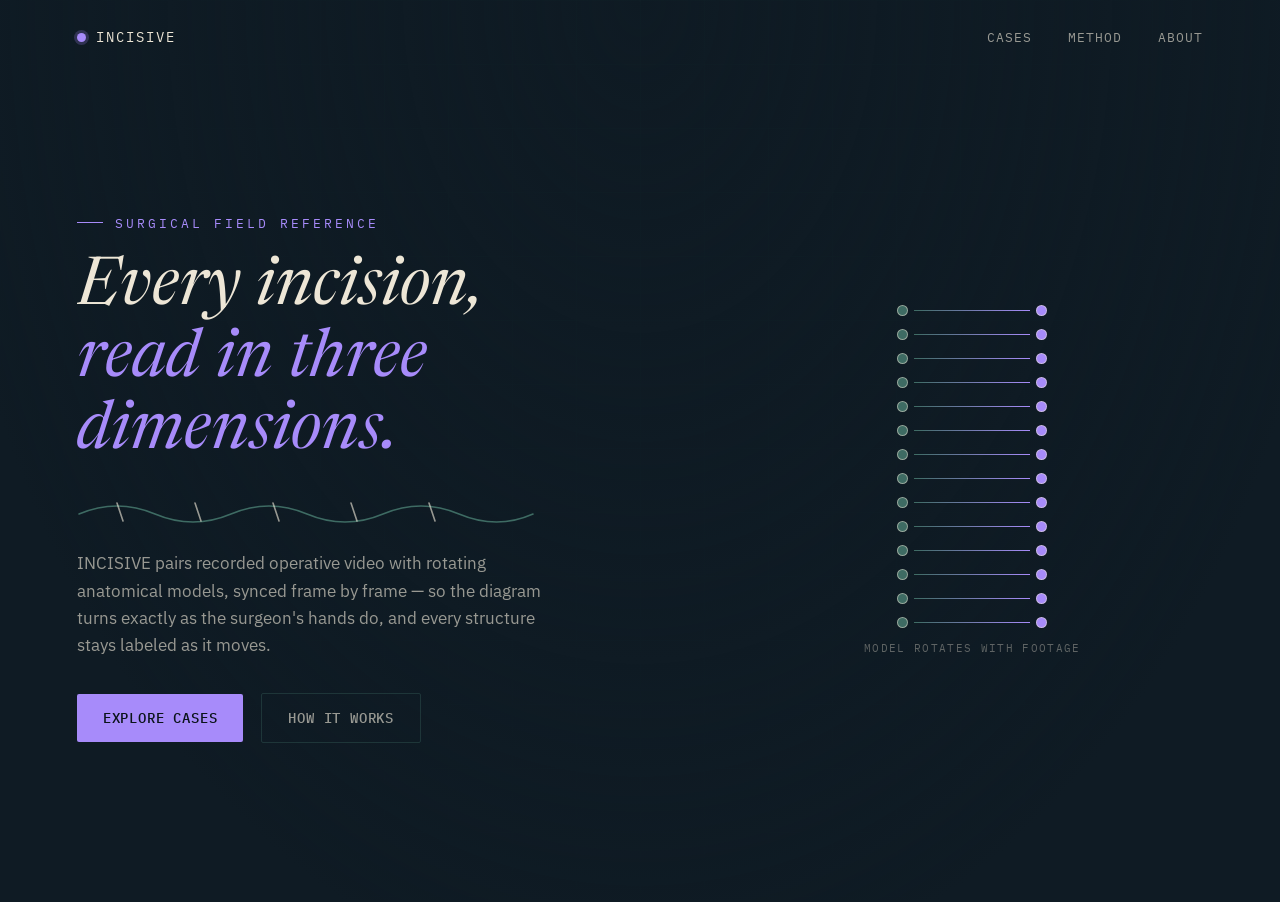
<file: index.html>
<!DOCTYPE html>
<html lang="en">
<head>
<meta charset="UTF-8">
<meta name="viewport" content="width=device-width, initial-scale=1.0">
<title>INCISIVE — Surgical Field Reference</title>
<link rel="preconnect" href="https://fonts.googleapis.com">
<link rel="preconnect" href="https://fonts.gstatic.com" crossorigin>
<link href="https://fonts.googleapis.com/css2?family=Newsreader:ital,wght@0,400;0,500;1,400;1,500;1,600&family=IBM+Plex+Sans:wght@400;500;600&family=IBM+Plex+Mono:wght@400;500&display=swap" rel="stylesheet">
<link rel="stylesheet" href="style.css">
</head>
<body>

  <nav>
    <a href="index.html" class="brand"><span class="brand-mark"></span>INCISIVE</a>
    <div class="nav-links">
      <a href="cases.html">Cases</a>
      <a href="#">Method</a>
      <a href="#">About</a>
    </div>
  </nav>

  <section class="hero">
    <div>
      <div class="eyebrow">Surgical field reference</div>
      <h1>
        <span class="line"><span>Every incision,</span></span>
        <span class="line"><span>read in three dimensions.</span></span>
      </h1>

      <div class="suture-wrap">
        <svg viewBox="0 0 460 34" fill="none">
          <path class="suture-path" d="M2 20 Q 40 4, 78 20 T 154 20 T 230 20 T 306 20 T 382 20 T 456 20"
                stroke="var(--teal)" stroke-width="1.6" stroke-linecap="round"/>
          <g stroke="var(--bone-dim)" stroke-width="1.6" stroke-linecap="round">
            <line class="stitch" x1="40" y1="9" x2="46" y2="27"/>
            <line class="stitch" x1="118" y1="9" x2="124" y2="27"/>
            <line class="stitch" x1="196" y1="9" x2="202" y2="27"/>
            <line class="stitch" x1="274" y1="9" x2="280" y2="27"/>
            <line class="stitch" x1="352" y1="9" x2="358" y2="27"/>
          </g>
        </svg>
      </div>

      <p class="sub">INCISIVE pairs recorded operative video with rotating anatomical models, synced frame by frame — so the diagram turns exactly as the surgeon's hands do, and every structure stays labeled as it moves.</p>

      <div class="cta-row">
        <a href="cases.html" class="btn">Explore cases</a>
        <button class="btn btn-ghost">How it works</button>
      </div>
    </div>

    <div class="helix-stage">
      <div class="helix">
        <div class="rung" style="--i:0"><div class="node left"></div><div class="bar"></div><div class="node right"></div></div>
        <div class="rung" style="--i:1"><div class="node left"></div><div class="bar"></div><div class="node right"></div></div>
        <div class="rung" style="--i:2"><div class="node left"></div><div class="bar"></div><div class="node right"></div></div>
        <div class="rung" style="--i:3"><div class="node left"></div><div class="bar"></div><div class="node right"></div></div>
        <div class="rung" style="--i:4"><div class="node left"></div><div class="bar"></div><div class="node right"></div></div>
        <div class="rung" style="--i:5"><div class="node left"></div><div class="bar"></div><div class="node right"></div></div>
        <div class="rung" style="--i:6"><div class="node left"></div><div class="bar"></div><div class="node right"></div></div>
        <div class="rung" style="--i:7"><div class="node left"></div><div class="bar"></div><div class="node right"></div></div>
        <div class="rung" style="--i:8"><div class="node left"></div><div class="bar"></div><div class="node right"></div></div>
        <div class="rung" style="--i:9"><div class="node left"></div><div class="bar"></div><div class="node right"></div></div>
        <div class="rung" style="--i:10"><div class="node left"></div><div class="bar"></div><div class="node right"></div></div>
        <div class="rung" style="--i:11"><div class="node left"></div><div class="bar"></div><div class="node right"></div></div>
        <div class="rung" style="--i:12"><div class="node left"></div><div class="bar"></div><div class="node right"></div></div>
        <div class="rung" style="--i:13"><div class="node left"></div><div class="bar"></div><div class="node right"></div></div>
        <div class="helix-caption">model rotates with footage</div>
      </div>
    </div>
  </section>

  <div class="toast mono" id="toast"></div>

  <script src="script.js"></script>
</body>
</html>
</file>
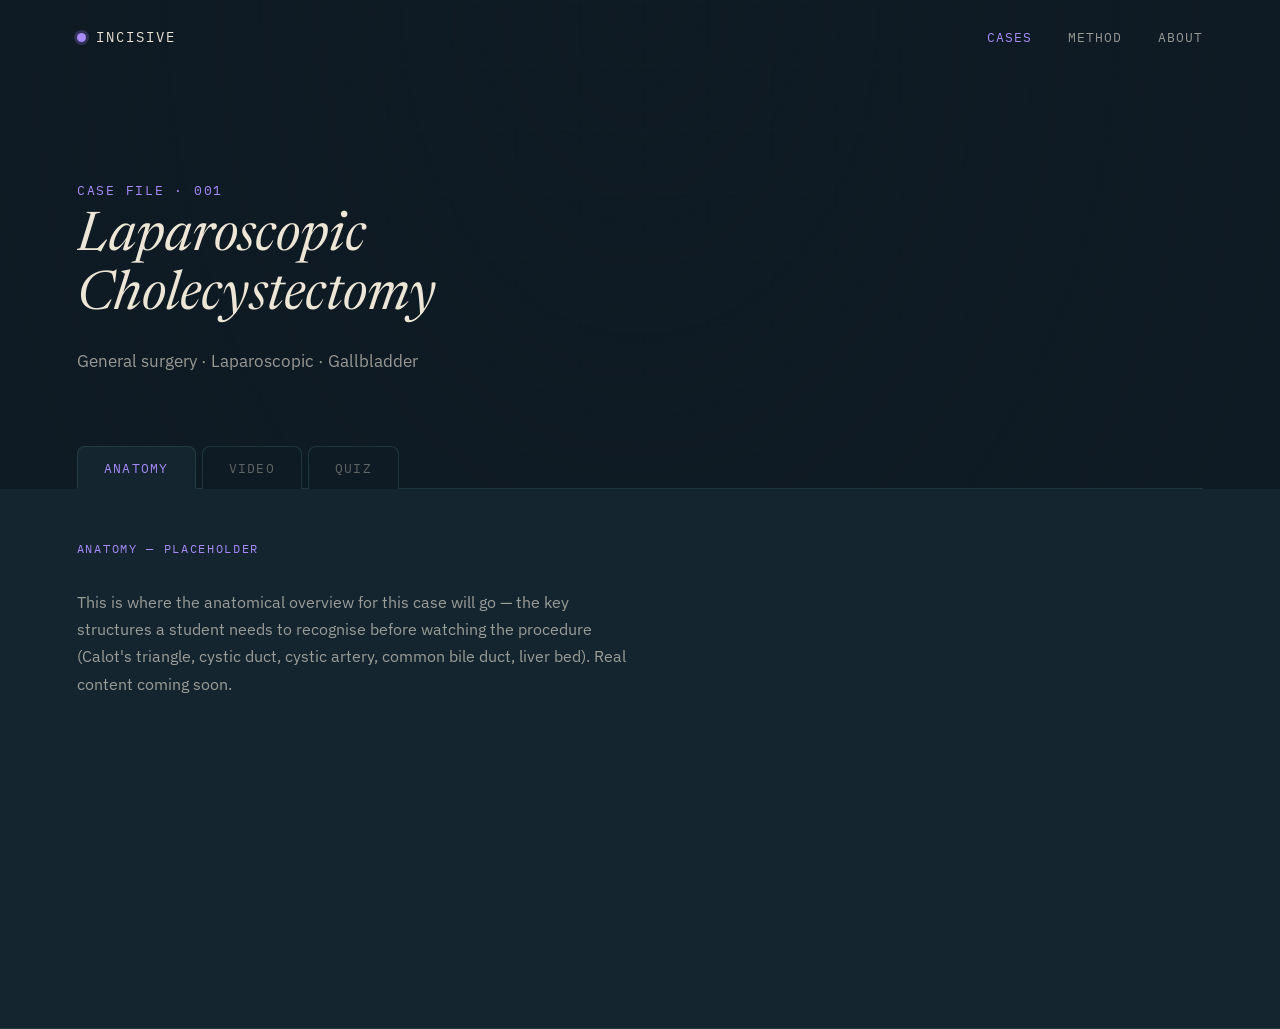
<file: Case 001.html>
<!DOCTYPE html>
<html lang="en">
<head>
<meta charset="UTF-8">
<meta name="viewport" content="width=device-width, initial-scale=1.0">
<title>Case 001 — Laparoscopic Cholecystectomy — INCISIVE</title>
<link rel="preconnect" href="https://fonts.googleapis.com">
<link rel="preconnect" href="https://fonts.gstatic.com" crossorigin>
<link href="https://fonts.googleapis.com/css2?family=Newsreader:ital,wght@0,400;0,500;1,400;1,500;1,600&family=IBM+Plex+Sans:wght@400;500;600&family=IBM+Plex+Mono:wght@400;500&display=swap" rel="stylesheet">
<link rel="stylesheet" href="style.css">
</head>
<body>

  <nav>
    <a href="index.html" class="brand"><span class="brand-mark"></span>INCISIVE</a>
    <div class="nav-links">
      <a href="cases.html" class="active">Cases</a>
      <a href="index.html#">Method</a>
      <a href="index.html#">About</a>
    </div>
  </nav>

  <div class="case-hero">
    <span class="case-id mono">Case file · 001</span>
    <h1>
      <span class="line"><span>Laparoscopic</span></span>
      <span class="line"><span>Cholecystectomy</span></span>
    </h1>
    <p class="sub">General surgery · Laparoscopic · Gallbladder</p>
  </div>

  <div class="tabs-wrap">
    <div class="file-tabs">
      <button class="file-tab active" data-tab="anatomy">Anatomy</button>
      <button class="file-tab" data-tab="video">Video</button>
      <button class="file-tab" data-tab="quiz">Quiz</button>
    </div>
  </div>

  <div class="tab-panels">

    <!-- ===================== ANATOMY ===================== -->
    <div class="tab-panel active" id="panel-anatomy">
      <div class="panel-placeholder">
        <span class="mono">Anatomy — placeholder</span>
        <p>This is where the anatomical overview for this case will go — the key structures a student needs to recognise before watching the procedure (Calot's triangle, cystic duct, cystic artery, common bile duct, liver bed). Real content coming soon.</p>
      </div>
    </div>

    <!-- ===================== VIDEO ===================== -->
    <div class="tab-panel" id="panel-video">

      <div class="step-row" id="stepRow">
        <!-- 9 step buttons generated by script.js below, but written out here for clarity -->
      </div>
      <div class="step-progress-track">
        <div class="step-progress-fill" id="progressFill"></div>
      </div>

      <div class="video-stage">
        <div class="model-pane">
          <div class="pane-label">3D model view<br>— coming soon —</div>
        </div>
        <div class="video-pane" id="videoPane">
          <!--
            Replace YOUTUBE_VIDEO_ID below (in the script at the bottom of this file)
            with your actual video's ID — it's the part of the URL after "v=".
            e.g. https://www.youtube.com/watch?v=dQw4w9WgXcQ  ->  dQw4w9WgXcQ
          -->
          <iframe id="ytFrame"
            src="https://www.youtube.com/watch?v=oWq-nAz_fwU"
            title="Procedure video"
            allow="accelerometer; autoplay; clipboard-write; encrypted-media; gyroscope; picture-in-picture"
            allowfullscreen></iframe>
        </div>
      </div>

      <div class="step-readout">
        <span class="step-num" id="stepNum">1</span>
        <p class="step-text" id="stepText"><strong>Placeholder text for step 1.</strong> This is where the description of what's happening at this stage of the procedure will go.</p>
      </div>
    </div>

    <!-- ===================== QUIZ ===================== -->
    <div class="tab-panel" id="panel-quiz">
      <div class="panel-placeholder">
        <span class="mono">Quiz — placeholder</span>
        <p>This is where checkpoint questions for this case will go — quick recall or "what happens next" prompts tied to each step. Real content coming soon.</p>
      </div>
    </div>

  </div>

  <div class="toast mono" id="toast"></div>

  <script src="script.js"></script>
  <script src="case-001.js"></script>
</body>
</html>
</file>
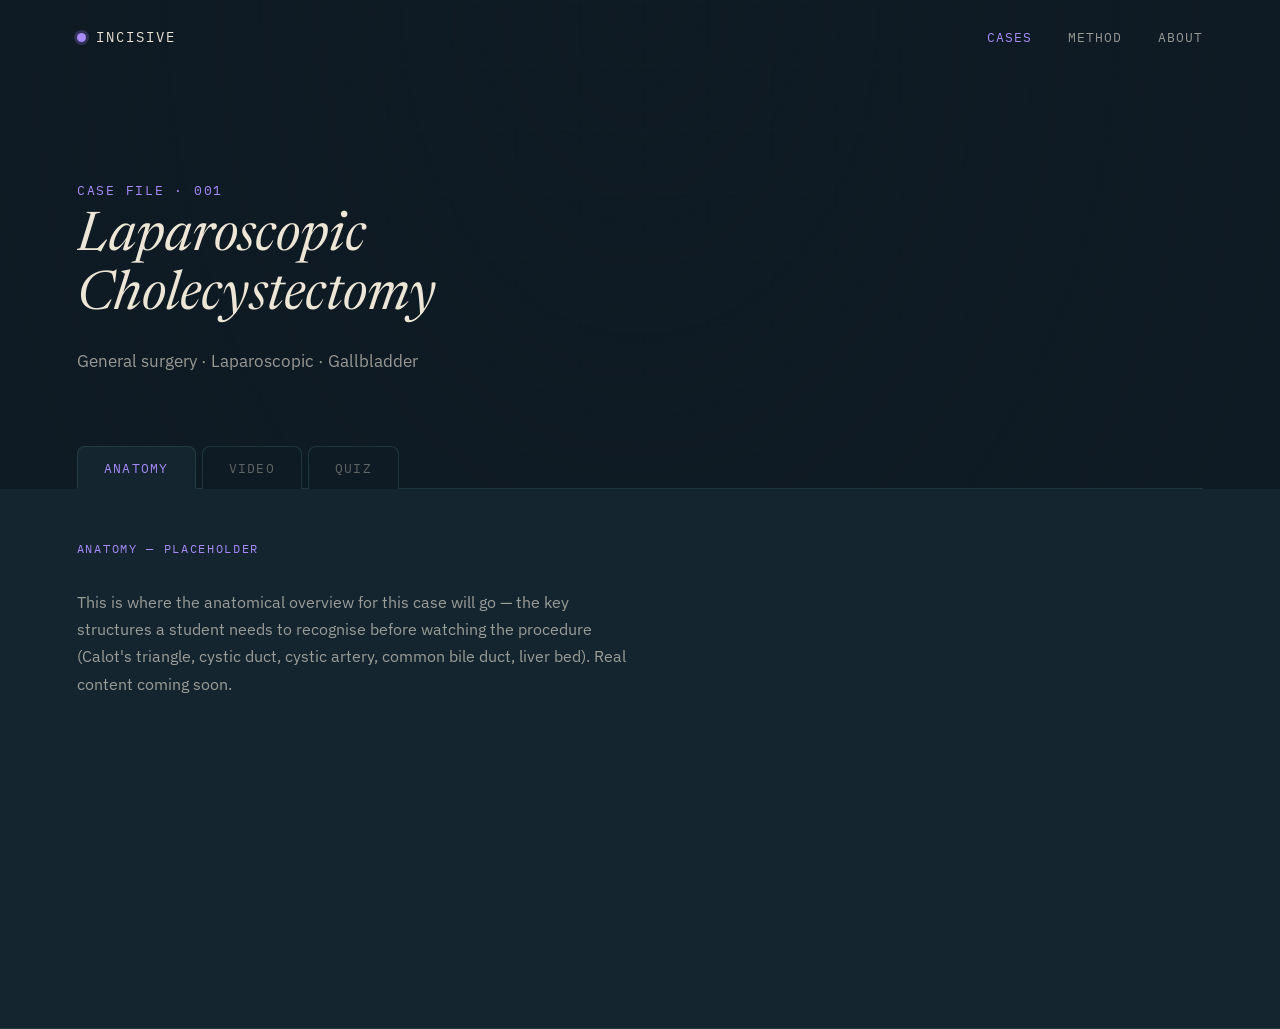
<file: case-001.html>
<!DOCTYPE html>
<html lang="en">
<head>
<meta charset="UTF-8">
<meta name="viewport" content="width=device-width, initial-scale=1.0">
<title>Case 001 — Laparoscopic Cholecystectomy — INCISIVE</title>
<link rel="preconnect" href="https://fonts.googleapis.com">
<link rel="preconnect" href="https://fonts.gstatic.com" crossorigin>
<link href="https://fonts.googleapis.com/css2?family=Newsreader:ital,wght@0,400;0,500;1,400;1,500;1,600&family=IBM+Plex+Sans:wght@400;500;600&family=IBM+Plex+Mono:wght@400;500&display=swap" rel="stylesheet">
<link rel="stylesheet" href="style.css">
</head>
<body>

  <nav>
    <a href="index.html" class="brand"><span class="brand-mark"></span>INCISIVE</a>
    <div class="nav-links">
      <a href="cases.html" class="active">Cases</a>
      <a href="index.html#">Method</a>
      <a href="index.html#">About</a>
    </div>
  </nav>

  <div class="case-hero">
    <span class="case-id mono">Case file · 001</span>
    <h1>
      <span class="line"><span>Laparoscopic</span></span>
      <span class="line"><span>Cholecystectomy</span></span>
    </h1>
    <p class="sub">General surgery · Laparoscopic · Gallbladder</p>
  </div>

  <div class="tabs-wrap">
    <div class="file-tabs">
      <button class="file-tab active" data-tab="anatomy">Anatomy</button>
      <button class="file-tab" data-tab="video">Video</button>
      <button class="file-tab" data-tab="quiz">Quiz</button>
    </div>
  </div>

  <div class="tab-panels">

    <!-- ===================== ANATOMY ===================== -->
    <div class="tab-panel active" id="panel-anatomy">
      <div class="panel-placeholder">
        <span class="mono">Anatomy — placeholder</span>
        <p>This is where the anatomical overview for this case will go — the key structures a student needs to recognise before watching the procedure (Calot's triangle, cystic duct, cystic artery, common bile duct, liver bed). Real content coming soon.</p>
      </div>
    </div>

    <!-- ===================== VIDEO ===================== -->
    <div class="tab-panel" id="panel-video">

      <div class="step-row" id="stepRow">
        <!-- 9 step buttons generated by script.js below, but written out here for clarity -->
      </div>
      <div class="step-progress-track">
        <div class="step-progress-fill" id="progressFill"></div>
      </div>

      <div class="video-stage">
        <div class="model-pane">
          <div class="pane-label">3D model view<br>— coming soon —</div>
        </div>
        <div class="video-pane" id="videoPane">
          <!--
            Replace YOUTUBE_VIDEO_ID below (in the script at the bottom of this file)
            with your actual video's ID — it's the part of the URL after "v=".
            e.g. https://www.youtube.com/watch?v=dQw4w9WgXcQ  ->  dQw4w9WgXcQ
          -->
            <iframe id="ytFrame" width="560"
              height="315" 
              src="https://www.youtube.com/embed/oWq-nAz_fwU?si=wf7leQsdGDk841r6&enablejsapi=1" title="YouTube video player"
              frameborder="0" 
              allow="accelerometer; autoplay; clipboard-write; encrypted-media; gyroscope; picture-in-picture; web-share" 
              referrerpolicy="strict-origin-when-cross-origin" allowfullscreen>
              </iframe>
        </div>
      </div>

      <div class="step-readout">
        <span class="step-num" id="stepNum">1</span>
        <p class="step-text" id="stepText"><strong>Placeholder text for step 1.</strong> This is where the description of what's happening at this stage of the procedure will go.</p>
      </div>
    </div>

    <!-- ===================== QUIZ ===================== -->
    <div class="tab-panel" id="panel-quiz">
      <div class="panel-placeholder">
        <span class="mono">Quiz — placeholder</span>
        <p>This is where checkpoint questions for this case will go — quick recall or "what happens next" prompts tied to each step. Real content coming soon.</p>
      </div>
    </div>

  </div>

  <div class="toast mono" id="toast"></div>

  <script src="script.js"></script>
  <script src="case-001.js"></script>
</body>
</html>
</file>
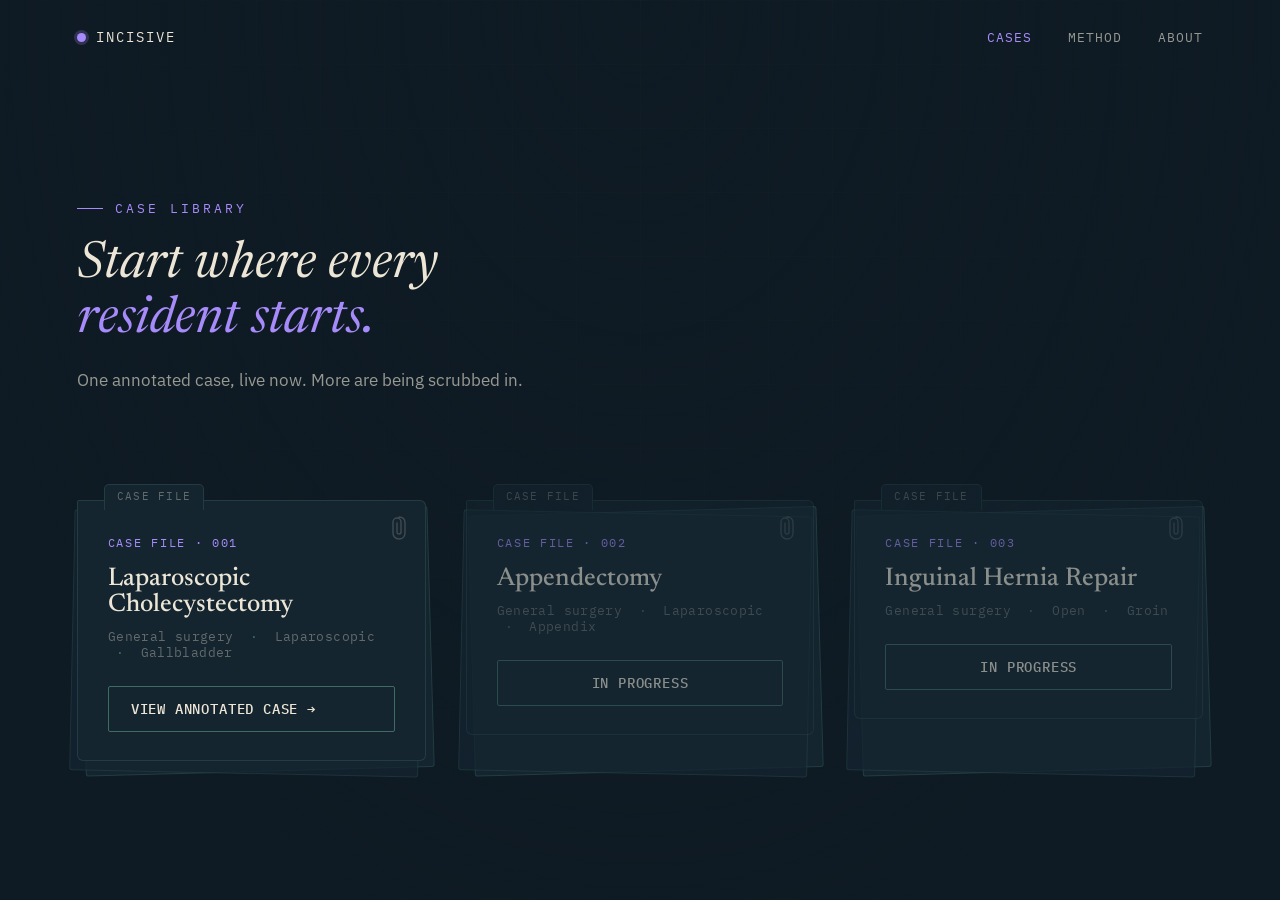
<file: cases.html>
<!DOCTYPE html>
<html lang="en">
<head>
<meta charset="UTF-8">
<meta name="viewport" content="width=device-width, initial-scale=1.0">
<title>Cases — INCISIVE</title>
<link rel="preconnect" href="https://fonts.googleapis.com">
<link rel="preconnect" href="https://fonts.gstatic.com" crossorigin>
<link href="https://fonts.googleapis.com/css2?family=Newsreader:ital,wght@0,400;0,500;1,400;1,500;1,600&family=IBM+Plex+Sans:wght@400;500;600&family=IBM+Plex+Mono:wght@400;500&display=swap" rel="stylesheet">
<link rel="stylesheet" href="style.css">
</head>
<body>

  <nav>
    <a href="index.html" class="brand"><span class="brand-mark"></span>INCISIVE</a>
    <div class="nav-links">
      <a href="cases.html" class="active">Cases</a>
      <a href="index.html#">Method</a>
      <a href="index.html#">About</a>
    </div>
  </nav>

  <div class="page-head">
    <div class="eyebrow">Case library</div>
    <h1>
      <span class="line"><span>Start where every</span></span>
      <span class="line"><span>resident starts.</span></span>
    </h1>
    <p class="sub">One annotated case, live now. More are being scrubbed in.</p>
  </div>

  <section id="cases">
    <div class="case-grid">

      <div class="case-file-wrap">
        <div class="case-file" data-tab="Case file">
          <svg class="paperclip" viewBox="0 0 16 26" fill="none">
            <path d="M8 2 C12 2 14 4.5 14 8 L14 18 C14 21.5 11.5 24 8 24 C4.5 24 2 21.5 2 18 L2 7 C2 4.8 3.8 3 6 3 C8.2 3 10 4.8 10 7 L10 17 C10 18.1 9.1 19 8 19 C6.9 19 6 18.1 6 17 L6 8"
              stroke="var(--bone-mute)" stroke-width="1.4" stroke-linecap="round"/>
          </svg>
          <span class="case-id mono">Case file · 001</span>
          <h3>Laparoscopic Cholecystectomy</h3>
          <p class="case-meta">General surgery <span class="dot">·</span> Laparoscopic <span class="dot">·</span> Gallbladder</p>
          <a href="case-001.html" class="btn">View annotated case →</a>
        </div>
      </div>

      <div class="case-file-wrap locked">
        <div class="case-file" data-tab="Case file">
          <svg class="paperclip" viewBox="0 0 16 26" fill="none">
            <path d="M8 2 C12 2 14 4.5 14 8 L14 18 C14 21.5 11.5 24 8 24 C4.5 24 2 21.5 2 18 L2 7 C2 4.8 3.8 3 6 3 C8.2 3 10 4.8 10 7 L10 17 C10 18.1 9.1 19 8 19 C6.9 19 6 18.1 6 17 L6 8"
              stroke="var(--bone-mute)" stroke-width="1.4" stroke-linecap="round"/>
          </svg>
          <span class="case-id mono">Case file · 002</span>
          <h3>Appendectomy</h3>
          <p class="case-meta">General surgery <span class="dot">·</span> Laparoscopic <span class="dot">·</span> Appendix</p>
          <button class="btn" data-toast="This case is still being scrubbed in — check back soon.">In progress</button>
        </div>
      </div>

      <div class="case-file-wrap locked">
        <div class="case-file" data-tab="Case file">
          <svg class="paperclip" viewBox="0 0 16 26" fill="none">
            <path d="M8 2 C12 2 14 4.5 14 8 L14 18 C14 21.5 11.5 24 8 24 C4.5 24 2 21.5 2 18 L2 7 C2 4.8 3.8 3 6 3 C8.2 3 10 4.8 10 7 L10 17 C10 18.1 9.1 19 8 19 C6.9 19 6 18.1 6 17 L6 8"
              stroke="var(--bone-mute)" stroke-width="1.4" stroke-linecap="round"/>
          </svg>
          <span class="case-id mono">Case file · 003</span>
          <h3>Inguinal Hernia Repair</h3>
          <p class="case-meta">General surgery <span class="dot">·</span> Open <span class="dot">·</span> Groin</p>
          <button class="btn" data-toast="This case is still being scrubbed in — check back soon.">In progress</button>
        </div>
      </div>

    </div>
  </section>

  <div class="toast mono" id="toast"></div>

  <script src="script.js"></script>
</body>
</html>
</file>
<file: style.css>
:root{
  --ink:      #0F1B24;
  --ink-deep: #0A1319;
  --panel:    #142530;
  --bone:     #EDE6D6;
  --bone-dim: rgba(237,230,214,0.62);
  --bone-mute:rgba(237,230,214,0.36);
  --teal:     #3E6B63;
  --teal-soft:rgba(62,107,99,0.35);
  --violet:   #A78BFA;
  --violet-deep: #6D4FC7;
  --violet-soft: rgba(167,139,250,0.22);
}

*{ box-sizing:border-box; }
html{ scroll-behavior:smooth; }

body{
  margin:0;
  background:var(--ink);
  color:var(--bone);
  font-family:'IBM Plex Sans', sans-serif;
  overflow-x:hidden;
}

/* faint clinical grid + vignette on the background */
body::before{
  content:"";
  position:fixed; inset:0;
  background-image:
    linear-gradient(var(--teal-soft) 1px, transparent 1px),
    linear-gradient(90deg, var(--teal-soft) 1px, transparent 1px);
  background-size: 64px 64px;
  opacity:0.08;
  pointer-events:none;
  z-index:0;
}
body::after{
  content:"";
  position:fixed; inset:0;
  background:radial-gradient(ellipse at 50% 0%, transparent 0%, var(--ink) 78%);
  pointer-events:none;
  z-index:0;
}

.mono{ font-family:'IBM Plex Mono', monospace; }

/* ---------- NAV ---------- */
nav{
  position:relative; z-index:5;
  display:flex; align-items:center; justify-content:space-between;
  padding:28px 6vw;
  opacity:0;
  animation: fade-down 0.7s ease-out 0.15s forwards;
}
.brand{
  display:flex; align-items:center; gap:10px;
  font-family:'IBM Plex Mono', monospace;
  font-size:14px; letter-spacing:0.14em;
  color:var(--bone);
  text-decoration:none;
}
.brand-mark{
  width:9px; height:9px; border-radius:50%;
  background:var(--violet);
  box-shadow:0 0 0 3px var(--violet-soft);
}
.nav-links{ display:flex; gap:36px; }
.nav-links a{
  color:var(--bone-dim);
  text-decoration:none;
  font-size:13px;
  letter-spacing:0.08em;
  font-family:'IBM Plex Mono', monospace;
  text-transform:uppercase;
  transition:color 0.2s ease;
}
.nav-links a:hover, .nav-links a.active{ color:var(--violet); }
@media (max-width:640px){ .nav-links{ display:none; } }

/* ---------- HERO ---------- */
.hero{
  position:relative; z-index:2;
  min-height:92vh;
  display:grid;
  grid-template-columns:1.15fr 0.85fr;
  align-items:center;
  gap:40px;
  padding:4vh 6vw 6vh;
}
@media (max-width:900px){
  .hero{ grid-template-columns:1fr; padding-top:2vh; }
}

.eyebrow{
  font-family:'IBM Plex Mono', monospace;
  font-size:12.5px;
  letter-spacing:0.24em;
  text-transform:uppercase;
  color:var(--violet);
  display:flex; align-items:center; gap:12px;
  opacity:0;
  animation: fade-up 0.6s ease-out 0.4s forwards;
}
.eyebrow::before{
  content:"";
  width:26px; height:1px;
  background:var(--violet);
}

h1{
  font-family:'Newsreader', serif;
  font-style:italic;
  font-weight:400;
  font-size:clamp(2.4rem, 5.2vw, 4.4rem);
  line-height:1.08;
  margin:22px 0 0;
  color:var(--bone);
}
h1 .line{ display:block; overflow:hidden; }
h1 .line span{
  display:block;
  transform:translateY(110%);
  opacity:0;
  animation: line-in 0.8s cubic-bezier(.22,1,.36,1) forwards;
}
h1 .line:nth-child(1) span{ animation-delay:0.55s; }
h1 .line:nth-child(2) span{ animation-delay:0.72s; color:var(--violet); }

.suture-wrap{
  margin:26px 0 6px;
  opacity:0;
  animation: fade-in 0.4s ease 1.05s forwards;
}
.suture-wrap svg{ display:block; width:100%; max-width:460px; height:34px; overflow:visible; }
.suture-path{
  stroke-dasharray:640;
  stroke-dashoffset:640;
  animation: draw 1.15s cubic-bezier(.65,0,.35,1) 1.1s forwards;
}
.stitch{
  opacity:0;
  transform-origin:center;
  animation: stitch-in 0.35s ease-out forwards;
}
.stitch:nth-of-type(1){ animation-delay:1.55s; }
.stitch:nth-of-type(2){ animation-delay:1.68s; }
.stitch:nth-of-type(3){ animation-delay:1.81s; }
.stitch:nth-of-type(4){ animation-delay:1.94s; }
.stitch:nth-of-type(5){ animation-delay:2.07s; }

p.sub{
  max-width:480px;
  color:var(--bone-dim);
  font-size:16.5px;
  line-height:1.65;
  margin:22px 0 34px;
  opacity:0;
  animation: fade-up 0.7s ease-out 2.2s forwards;
}

.cta-row{
  display:flex; align-items:center; gap:18px;
  opacity:0;
  animation: fade-up 0.7s ease-out 2.4s forwards;
}

/* ---------- BUTTONS (with pop + glow-on-click) ---------- */
.btn{
  position:relative;
  display:inline-block;
  text-decoration:none;
  appearance:none; border:none; cursor:pointer;
  font-family:'IBM Plex Mono', monospace;
  font-size:13.5px; letter-spacing:0.06em;
  text-transform:uppercase;
  padding:15px 26px;
  border-radius:2px;
  background:var(--violet);
  color:var(--ink-deep);
  font-weight:500;
  transition:transform 0.2s ease, box-shadow 0.2s ease, background 0.2s ease;
}
.btn:hover{ transform:translateY(-2px); box-shadow:0 10px 24px var(--violet-soft); }
.btn:active{ transform:translateY(0) scale(0.97); }

.btn-ghost{
  background:transparent;
  color:var(--bone-dim);
  border:1px solid var(--teal-soft);
}
.btn-ghost:hover{ color:var(--bone); border-color:var(--teal); box-shadow:none; }

/* the "pop" - a quick squash/stretch on click */
.btn.pop{ animation: btn-pop 0.32s cubic-bezier(.34,1.56,.64,1); }
@keyframes btn-pop{
  0%{ transform:scale(1); }
  40%{ transform:scale(0.92); }
  70%{ transform:scale(1.04); }
  100%{ transform:scale(1); }
}

/* the glow underneath - a ring that blooms out from under the button and fades */
.btn-glow-ring{
  position:absolute;
  inset:0;
  border-radius:2px;
  pointer-events:none;
  z-index:-1;
}
.btn.glow .btn-glow-ring{
  animation: glow-bloom 0.55s ease-out forwards;
}
@keyframes glow-bloom{
  0%{ box-shadow:0 0 0 0 var(--violet-soft), 0 0 0 0 rgba(167,139,250,0.5); opacity:1; }
  100%{ box-shadow:0 0 22px 10px rgba(167,139,250,0), 0 0 0 26px rgba(167,139,250,0); opacity:0; }
}

/* ---------- HELIX ---------- */
.helix-stage{
  position:relative;
  height:420px;
  display:flex; align-items:center; justify-content:center;
  perspective:900px;
  opacity:0;
  animation: fade-in 1s ease 1.3s forwards;
}
.helix{ position:relative; width:150px; height:340px; }
.rung{
  position:absolute;
  left:50%; top:calc(var(--i) * 24px);
  width:150px; height:2px;
  margin-left:-75px;
  display:flex; align-items:center; justify-content:space-between;
}
.node{
  width:11px; height:11px; border-radius:50%;
  background:var(--teal);
  border:1px solid rgba(237,230,214,0.5);
  animation: node-a 3.2s ease-in-out infinite;
  animation-delay:calc(var(--i) * -0.22s);
}
.node.right{ background:var(--violet); animation-name: node-b; }
.bar{
  flex:1; height:1px; margin:0 6px;
  background:linear-gradient(90deg, var(--teal), var(--violet));
  animation: bar-a 3.2s ease-in-out infinite;
  animation-delay:calc(var(--i) * -0.22s);
}
.helix-caption{
  position:absolute;
  bottom:-6px; left:50%; transform:translateX(-50%);
  font-family:'IBM Plex Mono', monospace;
  font-size:11px; letter-spacing:0.12em;
  color:var(--bone-mute);
  white-space:nowrap;
  text-transform:uppercase;
}
@media (max-width:900px){ .helix-stage{ height:280px; } .helix{ transform:scale(0.75); } }

@keyframes node-a{
  0%,100%{ transform:translateX(-22px) scale(1); opacity:1; }
  50%{ transform:translateX(22px) scale(0.55); opacity:0.4; }
}
@keyframes node-b{
  0%,100%{ transform:translateX(22px) scale(0.55); opacity:0.4; }
  50%{ transform:translateX(-22px) scale(1); opacity:1; }
}
@keyframes bar-a{
  0%,100%{ transform:scaleX(1); opacity:0.85; }
  50%{ transform:scaleX(0.35); opacity:0.3; }
}

@keyframes fade-down{ from{ opacity:0; transform:translateY(-10px);} to{ opacity:1; transform:translateY(0);} }
@keyframes fade-up{ from{ opacity:0; transform:translateY(16px);} to{ opacity:1; transform:translateY(0);} }
@keyframes fade-in{ from{ opacity:0;} to{ opacity:1;} }
@keyframes line-in{ to{ transform:translateY(0); opacity:1; } }
@keyframes draw{ to{ stroke-dashoffset:0; } }
@keyframes stitch-in{ from{ opacity:0; transform:scale(0.3) rotate(-20deg);} to{ opacity:1; transform:scale(1) rotate(0deg);} }

/* ---------- PAGE HEADER (for cases.html) ---------- */
.page-head{
  position:relative; z-index:2;
  padding:14vh 6vw 6vh;
  max-width:680px;
}
.page-head h1{ font-size:clamp(2.1rem, 4vw, 3.2rem); }
.page-head p.sub{ animation:none; opacity:1; margin-top:18px; }

/* ---------- CASES SECTION / GRID ---------- */
#cases{
  position:relative; z-index:2;
  padding:2vh 6vw 14vh;
}
.case-grid{
  display:grid;
  grid-template-columns:repeat(auto-fill, minmax(300px, 1fr));
  gap:56px 40px;
}

/* ---------- CASE FILE CARD (looks like an actual folder / file) ---------- */
.case-file-wrap{
  position:relative;
  opacity:0; transform:translateY(28px);
  transition:opacity 0.7s ease, transform 0.7s ease;
}
#cases.revealed .case-file-wrap,
.case-file-wrap.revealed{ opacity:1; transform:translateY(0); }

/* stacked papers peeking out behind the folder */
.case-file-wrap::before,
.case-file-wrap::after{
  content:"";
  position:absolute;
  left:0; right:0; top:6px; bottom:-6px;
  background:var(--panel);
  border:1px solid var(--teal-soft);
  border-radius:3px;
  z-index:-1;
}
.case-file-wrap::before{ transform:rotate(-1.6deg) translate(5px, 5px); }
.case-file-wrap::after{ transform:rotate(1.2deg) translate(-5px, 7px); opacity:0.75; }

.case-file{
  position:relative;
  background:var(--panel);
  border:1px solid var(--teal-soft);
  border-radius:2px 6px 6px 6px;
  padding:34px 30px 28px;
  transition:border-color 0.25s ease, transform 0.25s ease;
}
.case-file-wrap:hover .case-file{ border-color:var(--violet); transform:translateY(-3px); }

/* the folder tab sticking out the top */
.case-file::before{
  content:attr(data-tab);
  position:absolute;
  top:-17px; left:26px;
  background:var(--panel);
  border:1px solid var(--teal-soft);
  border-bottom:none;
  border-radius:5px 5px 0 0;
  padding:4px 12px 7px;
  font-family:'IBM Plex Mono', monospace;
  font-size:10.5px;
  letter-spacing:0.12em;
  text-transform:uppercase;
  color:var(--bone-mute);
}
.case-file-wrap:hover .case-file::before{ color:var(--violet); border-color:var(--teal-soft); }

/* paperclip in the corner */
.paperclip{
  position:absolute;
  top:14px; right:18px;
  width:16px; height:26px;
  opacity:0.55;
}

.case-id{
  font-family:'IBM Plex Mono', monospace;
  font-size:12px; letter-spacing:0.14em;
  color:var(--violet);
  text-transform:uppercase;
  margin-bottom:16px;
  display:block;
}
.case-file h3{
  font-family:'Newsreader', serif;
  font-weight:500;
  font-style:normal;
  font-size:1.6rem;
  margin:0 0 10px;
  color:var(--bone);
  padding-right:24px;
}
.case-meta{
  font-family:'IBM Plex Mono', monospace;
  font-size:12.5px;
  color:var(--bone-mute);
  letter-spacing:0.03em;
  margin:0 0 26px;
}
.case-meta span{ color:var(--teal); }
.case-meta .dot{ margin:0 8px; color:var(--teal); }

.case-file .btn{
  background:transparent;
  color:var(--bone);
  border:1px solid var(--teal);
  padding:13px 22px;
  width:100%;
}
.case-file .btn:hover{ background:var(--teal); color:var(--bone); box-shadow:none; }

/* a locked / coming-soon file looks slightly duller */
.case-file-wrap.locked .case-file{ opacity:0.55; }
.case-file-wrap.locked .case-file .btn{ cursor:not-allowed; }

.toast{
  position:fixed;
  bottom:28px; left:50%;
  transform:translateX(-50%) translateY(20px);
  background:var(--panel);
  border:1px solid var(--teal);
  color:var(--bone-dim);
  font-family:'IBM Plex Mono', monospace;
  font-size:13px;
  padding:14px 22px;
  border-radius:3px;
  opacity:0;
  pointer-events:none;
  transition:opacity 0.3s ease, transform 0.3s ease;
  z-index:20;
}
.toast.show{ opacity:1; transform:translateX(-50%) translateY(0); }

/* ============================================================
   CASE DETAIL PAGE (case-001.html etc)
   ============================================================ */

.case-hero{
  position:relative; z-index:2;
  padding:12vh 6vw 4vh;
  max-width:820px;
}
.case-hero .case-id{ font-size:12.5px; margin-bottom:6px; }
.case-hero h1{
  font-size:clamp(2rem, 4.4vw, 3.4rem);
  margin-top:10px;
}
.case-hero h1 .line span{ animation-delay:0.15s; }
.case-hero h1 .line:nth-child(1) span{ animation-delay:0.15s; }
.case-hero h1 .line:nth-child(2) span{ animation-delay:0.15s; color:var(--bone); }
.case-hero p.sub{ animation-delay:0.5s; }

/* ---------- FILE TABS ---------- */
.tabs-wrap{
  position:relative; z-index:2;
  padding:0 6vw;
}
.file-tabs{
  display:flex; gap:6px;
  border-bottom:1px solid var(--teal-soft);
}
.file-tab{
  appearance:none; cursor:pointer;
  background:var(--ink);
  border:1px solid var(--teal-soft);
  border-bottom:none;
  color:var(--bone-mute);
  font-family:'IBM Plex Mono', monospace;
  font-size:12.5px;
  letter-spacing:0.1em;
  text-transform:uppercase;
  padding:13px 26px 12px;
  border-radius:8px 8px 0 0;
  position:relative;
  top:1px;
  transition:color 0.2s ease, background 0.2s ease, border-color 0.2s ease;
}
.file-tab:hover{ color:var(--bone-dim); }
.file-tab.active{
  background:var(--panel);
  color:var(--violet);
  border-color:var(--teal-soft);
  border-bottom:1px solid var(--panel);
}

.tab-panels{
  position:relative; z-index:2;
  background:var(--panel);
  border-bottom:1px solid var(--teal-soft);
  min-height:60vh;
  padding:5vh 6vw 8vh;
}
.tab-panel{ display:none; }
.tab-panel.active{
  display:block;
  animation: panel-in 0.4s cubic-bezier(.22,1,.36,1);
}
@keyframes panel-in{
  from{ opacity:0; transform:translateY(14px); }
  to{ opacity:1; transform:translateY(0); }
}

.panel-placeholder{
  color:var(--bone-dim);
  font-size:16px;
  line-height:1.7;
  max-width:560px;
}
.panel-placeholder .mono{
  display:inline-block;
  margin-bottom:14px;
  color:var(--violet);
  font-size:12px;
  letter-spacing:0.14em;
  text-transform:uppercase;
}

/* ---------- VIDEO TAB: step buttons + progress ---------- */
.step-row{
  display:flex;
  gap:10px;
  margin-bottom:6px;
  flex-wrap:wrap;
}
.step-btn{
  appearance:none; cursor:pointer;
  width:42px; height:42px;
  display:flex; align-items:center; justify-content:center;
  background:var(--ink);
  border:1px solid var(--teal-soft);
  border-radius:4px;
  color:var(--bone-dim);
  font-family:'IBM Plex Mono', monospace;
  font-size:14px;
  font-weight:500;
  transition:background 0.2s ease, border-color 0.2s ease, color 0.2s ease, transform 0.15s ease;
}
.step-btn:hover{ border-color:var(--teal); color:var(--bone); }
.step-btn.visited{
  color:var(--bone-mute);
  border-color:var(--teal-soft);
  background:rgba(237,230,214,0.03);
  opacity:0.5;
}
.step-btn.current{
  background:var(--violet);
  border-color:var(--violet);
  color:var(--ink-deep);
  transform:translateY(-2px);
}

.step-progress-track{
  position:relative;
  height:3px;
  background:var(--teal-soft);
  border-radius:2px;
  margin:0 0 40px;
  overflow:hidden;
}
.step-progress-fill{
  position:absolute;
  left:0; top:0; bottom:0;
  width:0%;
  background:var(--violet);
  border-radius:2px;
  transition:width 0.4s cubic-bezier(.65,0,.35,1);
}

.video-stage{
  display:grid;
  grid-template-columns:1fr 1fr;
  gap:24px;
  margin-bottom:32px;
}
@media (max-width:840px){ .video-stage{ grid-template-columns:1fr; } }

.model-pane, .video-pane{
  position:relative;
  aspect-ratio:4/3;
  background:var(--ink);
  border:1px solid var(--teal-soft);
  border-radius:4px;
  overflow:hidden;
  display:flex; align-items:center; justify-content:center;
}
.model-pane .pane-label{
  font-family:'IBM Plex Mono', monospace;
  font-size:12px;
  letter-spacing:0.1em;
  text-transform:uppercase;
  color:var(--bone-mute);
  text-align:center;
  padding:0 20px;
}
.video-pane iframe{
  position:absolute; inset:0;
  width:100%; height:100%;
  border:none;
}

.step-readout{
  display:flex;
  gap:20px;
  align-items:flex-start;
  max-width:640px;
}
.step-readout .step-num{
  flex-shrink:0;
  font-family:'Newsreader', serif;
  font-style:italic;
  font-size:2.2rem;
  color:var(--violet);
  line-height:1;
  min-width:38px;
}
.step-readout .step-text{
  color:var(--bone-dim);
  font-size:15.5px;
  line-height:1.7;
  padding-top:4px;
}
.step-readout .step-text strong{ color:var(--bone); font-weight:500; }

@media (prefers-reduced-motion: reduce){
  *, *::before, *::after{
    animation-duration:0.001ms !important;
    animation-iteration-count:1 !important;
    transition-duration:0.001ms !important;
  }
}
</file>
